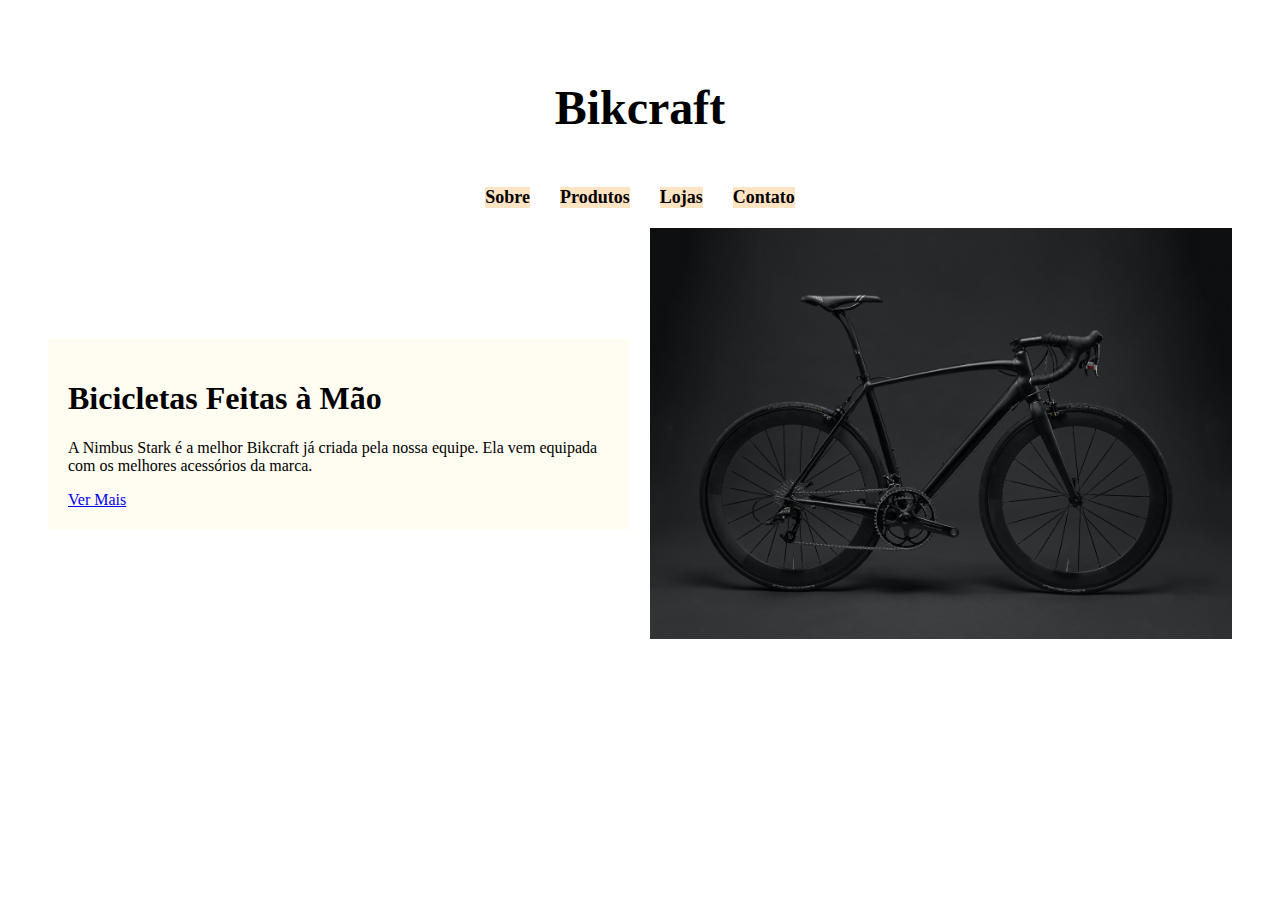
<file: Exercicio/index.html>
<!DOCTYPE html>
<html lang="pt-br">
  <head>
    <meta charset="UTF-8" />
    <meta name="viewport" content="width=device-width, initial-scale=1.0" />
    <link rel="stylesheet" href="style.css" />
    <title>Exercicio</title>
  </head>
  <body>
    <div class="grid">
      <h1 class="titulo">Bikcraft</h1>

      <div class="descricao">
        <h2>Sobre</h2>
        <h2>Produtos</h2>
        <h2>Lojas</h2>
        <h2>Contato</h2>
      </div>

      <div class="conteudo">
        <h1>Bicicletas Feitas à Mão</h1>
        <p>
          A Nimbus Stark é a melhor Bikcraft já criada pela nossa equipe. Ela
          vem equipada com os melhores acessórios da marca.
        </p>
        <a class="botao" href="#">Ver Mais</a>
      </div>

      <img class="imagem" src="img/bicicleta.jpg" alt="Nimbus Stark" />
    </div>
  </body>
</html>
</file>
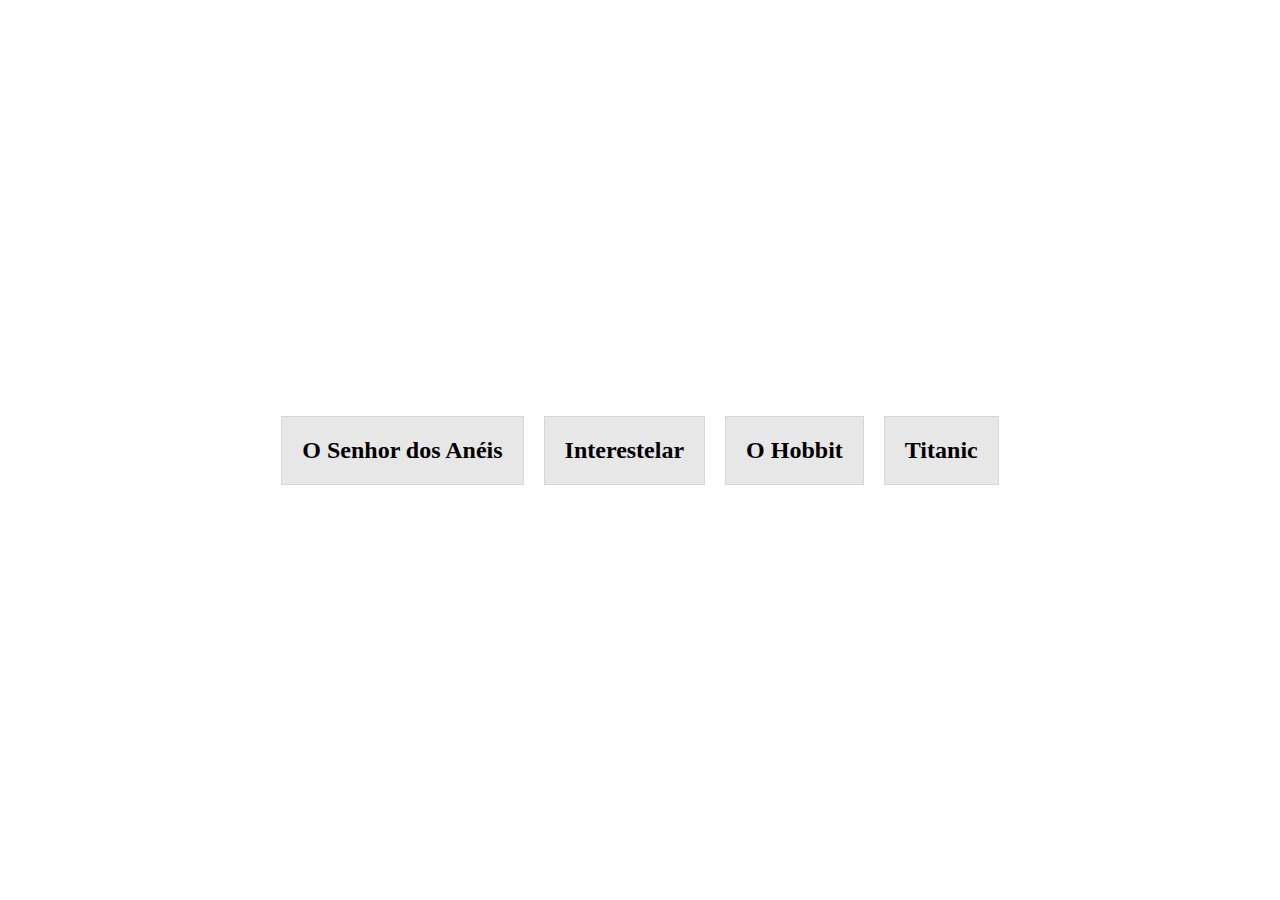
<file: flexbox/index.html>
<!DOCTYPE html>
<html lang="pt br">
  <head>
    <meta charset="UTF-8" />
    <meta name="viewport" content="width=device-width, initial-scale=1.0" />
    <link rel="stylesheet" href="style.css" />
    <title>Flexbox</title>
  </head>
  <body>
    <div class="flex">
      <h2>O Senhor dos Anéis</h2>
      <h2>Interestelar</h2>
      <h2>O Hobbit</h2>
      <h2>Titanic</h2>
    </div>
  </body>
</html>
</file>
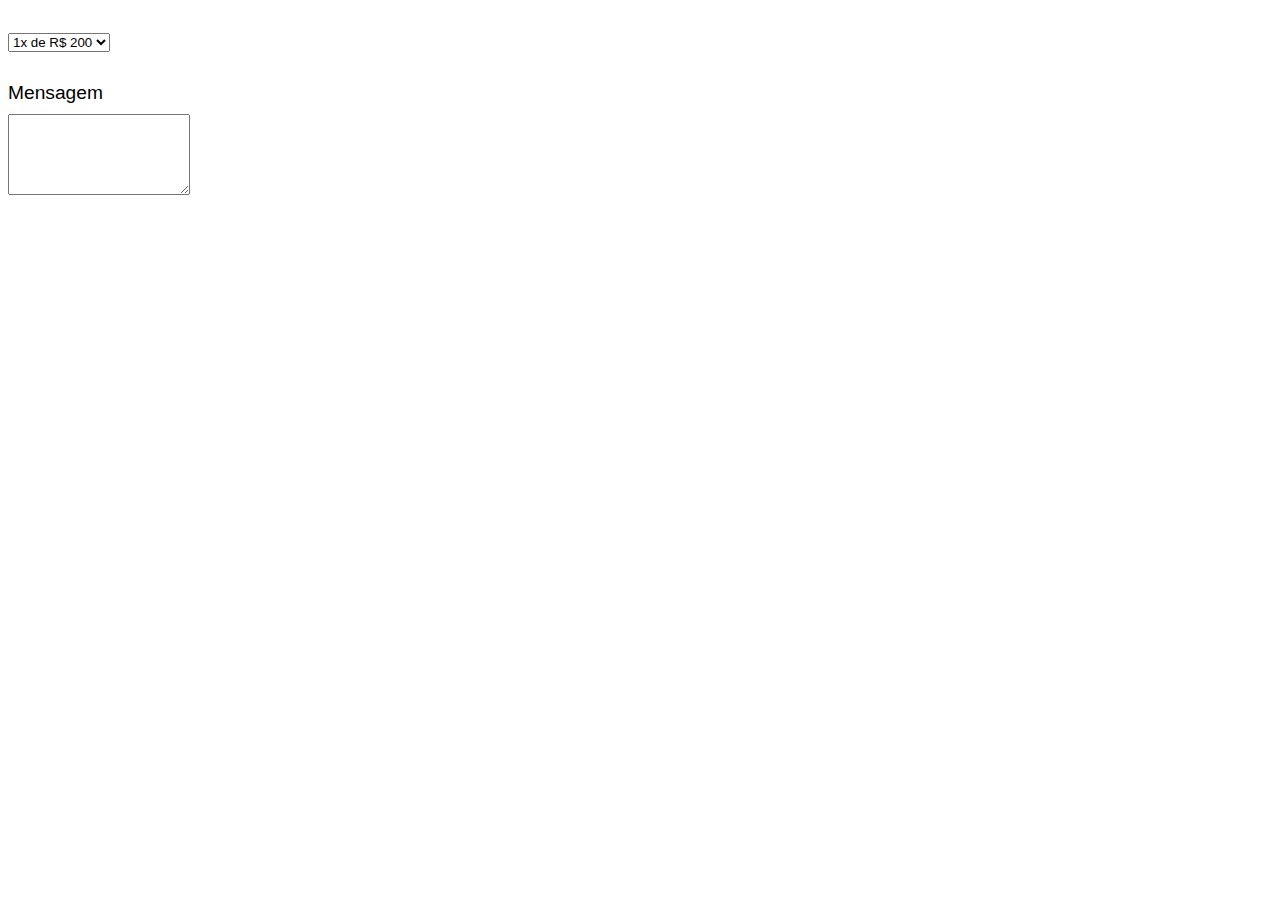
<file: Formulario/index.html>
<!DOCTYPE html>
<html lang="pt-br">
  <head>
    <meta charset="UTF-8" />
    <meta name="viewport" content="width=device-width, initial-scale=1.0" />
    <link rel="stylesheet" href="style.css" />
    <title>Formulários</title>
  </head>

  <body>
      <label for="parcelas"></label>
      <select name="parcelas" id="parcelas">
             <option value="1x">1x de R$ 200</option> 
              <option value="2x">2x de R$ 100</option>
               <option value="4x">4x de R$ 50</option>
               </select>

               <label for="mensagem">Mensagem</label>
<textarea name="mensagem" id="mensagem"  rows="5"></textarea>



    <!--<form action="./">
      <label for="nome">Nome</label>
      <input type="text" id="nome" name="nome" required />

      <label for="senha">Senha</label>
      <input type="password" id="senha" name="nome" />
      <div class="checkbox">
        <input type="checkbox" id="termos" name="termos" value="aceito" />
        <label for="termos">Termos</label>
      </div>

      <div class="checkbox">
        <input type="checkbox" id="anuncio" name="anuncio" />
        <label for="anuncio">Desejo receber anúncios</label>
      </div>

      <p>Entrega</p>

      <div class="radio">
        <input type="radio" id="retirada" name="retirada" />
        <label for="retirada">Retirar no Local</label>
      </div>

      <div class="radio">
        <input type="radio" id="entrega" name="retirada" />
        <label for="entrega">Entrega em Casa</label>
      </div>

      <label for="email">Email</label>
      <input type="email" id="email" name="email" required />

      <label for="idade">Idade</label>
      <input type="number" id="idade" name="idade" required />

      <label for="saída">Saída do Hotel</label>
      <input type="date" id="saida" name="saida" required />

      <button>Enviar</button>
    </form>
  </body>
</html>
</file>
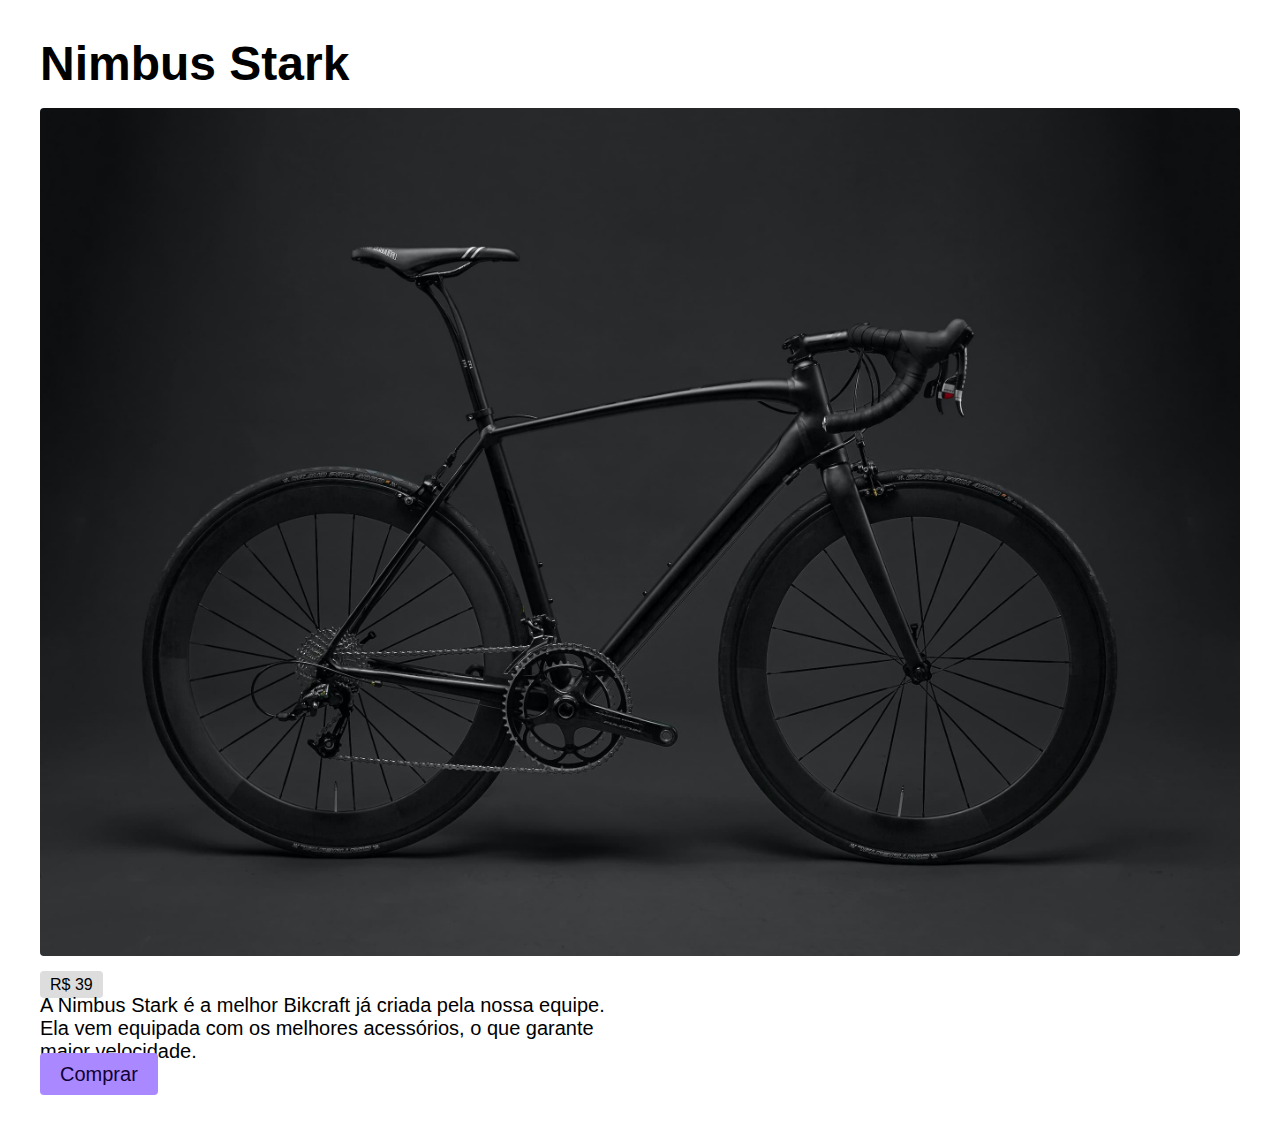
<file: grid colums/index.html>
<!DOCTYPE html>
<html lang="pt-br">
  <head>
    <meta charset="UTF-8" />
    <meta name="viewport" content="width=device-width, initial-scale=1.0" />
    <link rel="stylesheet" href="style.css" />
    <title>Document</title>
  </head>
  <body>
    <div class="grid">
      <h1 class="titulo">Nimbus Stark</h1>
      <img class="foto" src="./img/bicicleta.jpg" alt="Bicicleta Preta" />
      <div class="info">
        <span class="preco">R$ 39</span>
        <p class="descricao">
          A Nimbus Stark é a melhor Bikcraft já criada pela nossa equipe. Ela
          vem equipada com os melhores acessórios, o que garante maior
          velocidade.
        </p>
        <a class="comprar" href="/">Comprar</a>
      </div>
    </div>
  </body>
</html>
</file>
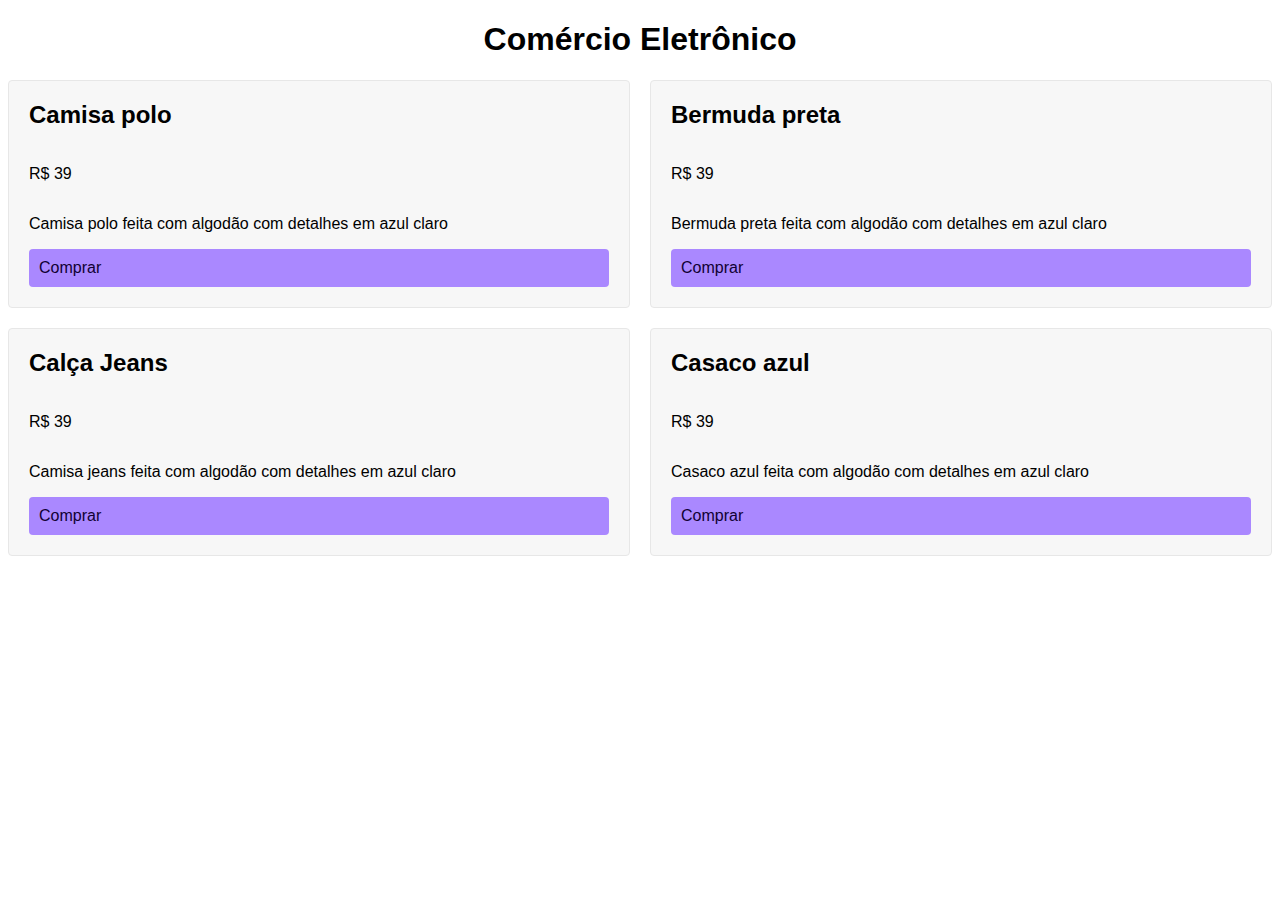
<file: grid/index.html>
<!DOCTYPE html>
<html lang="pt-br">
  <head>
    <meta charset="UTF-8" />
    <meta name="viewport" content="width=device-width, initial-scale=1.0" />
    <link rel="stylesheet" href="style.css" />
    <title>grid</title>
  </head>
  <body>
    <h1>Comércio Eletrônico</h1>
    <div class="grid">
      <div class="item">
        <h2>Camisa polo</h2>
        <p class="preco">R$ 39</p>
        <p>Camisa polo feita com algodão com detalhes em azul claro</p>
        <a class="Comprar" href="">Comprar</a>
      </div>
      <div class="item">
        <h2>Bermuda preta</h2>
        <p class="preco">R$ 39</p>
        <p>Bermuda preta feita com algodão com detalhes em azul claro</p>
        <a class="Comprar" href="">Comprar</a>
      </div>
      <div class="item">
        <h2>Calça Jeans</h2>
        <p class="preco">R$ 39</p>
        <p>Camisa jeans feita com algodão com detalhes em azul claro</p>
        <a class="Comprar" href="">Comprar</a>
      </div>
      <div class="item">
        <h2>Casaco azul</h2>
        <p class="preco">R$ 39</p>
        <p>Casaco azul feita com algodão com detalhes em azul claro</p>
        <a class="Comprar" href="">Comprar</a>
      </div>
    </div>
  </body>
</html>
</file>
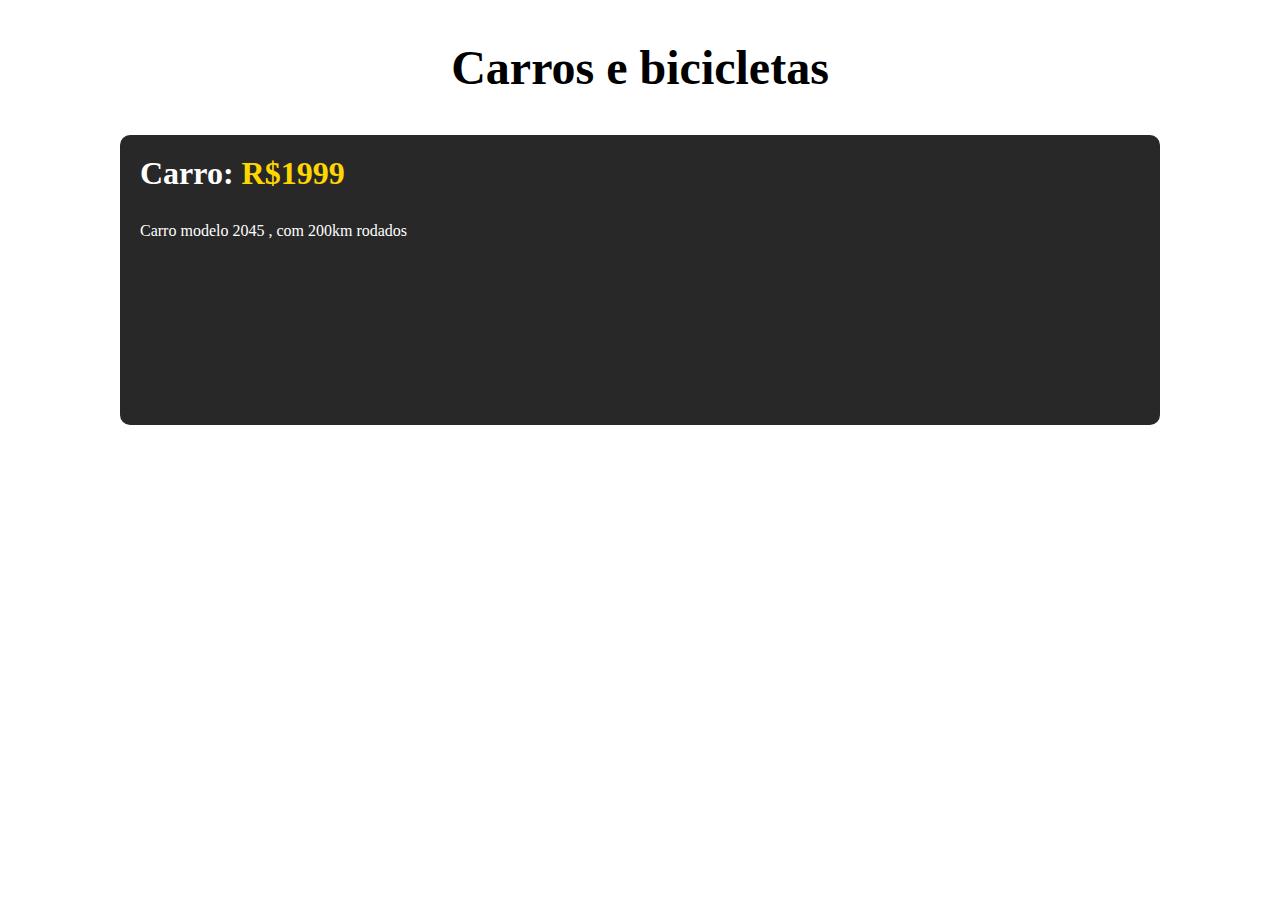
<file: projeto/index.html>
<!DOCTYPE html>
<html lang="pt-br">
  <head>
    <meta charset="UTF-8" />
    <meta name="viewport" content="width=device-width, initial-scale=1.0" />
    <link rel="stylesheet" href="style.css" />
    <title>carros</title>
  </head>
  <body>
    <h1 class="car">Carros e bicicletas</h1>
    <div>
      <h1>Carro: <strong>R$1999</strong></h1>
      <p>Carro modelo 2045 , com 200km rodados</p>
    </div>
  </body>
</html>
</file>
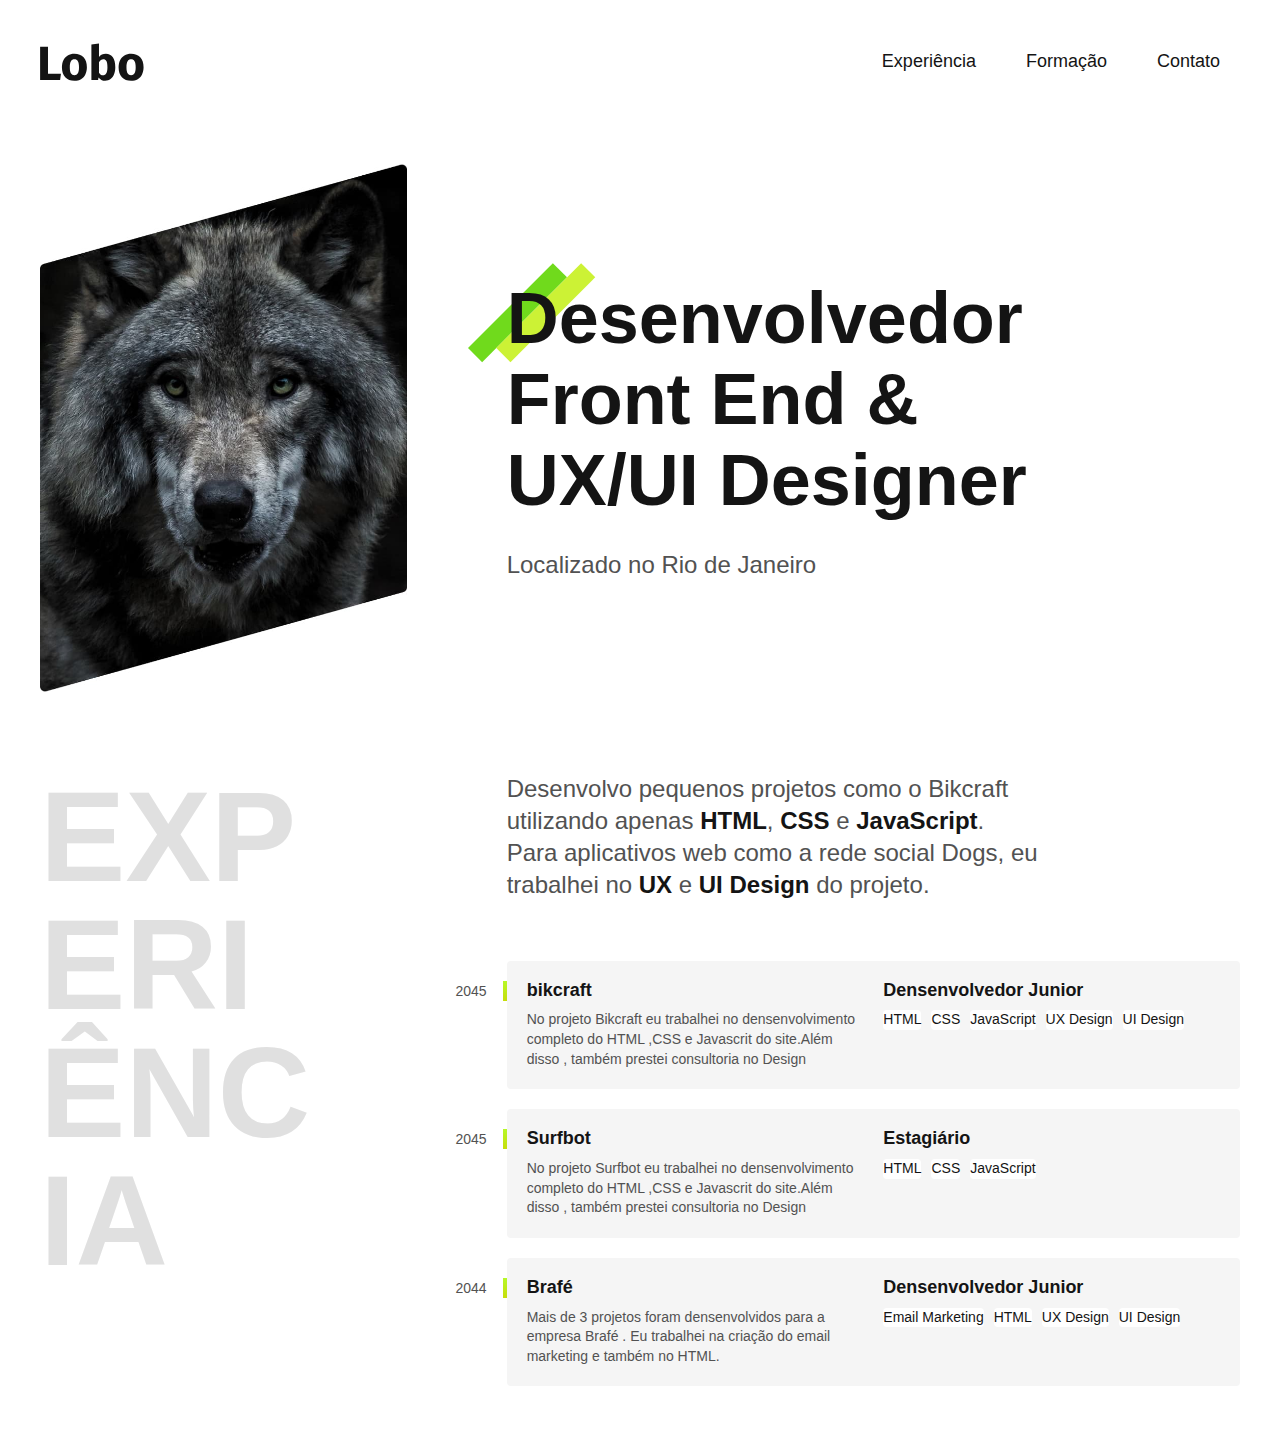
<file: projetoportfolio/index.html>
<!DOCTYPE html>
<html lang="pt-br">
  <head>
    <meta charset="UTF-8" />
    <meta name="viewport" content="width=device-width, initial-scale=1.0" />
    <link rel="stylesheet" href="introducao.css" />
    <link rel="stylesheet" href="global.css" />
    <link rel="stylesheet" href="header.css" />
    <link rel="stylesheet" href="style.css" />
    <link rel="stylesheet" href="experiencia.css" />
    <title>Lobo - Desenvolvedor e Designer</title>
  </head>
  <body>
    <header class="header">
      <img src="img/marca.svg" alt="Lobo" />
      <nav>
        <ul class="header-menu">
          <li><a href="#experiencia">Experiência</a></li>
          <li><a href="#formacao">Formação</a></li>
          <li><a href="#contato">Contato</a></li>
        </ul>
      </nav>
    </header>

    <main class="introducao">
      <img src="img/perfil.jpg" alt="Lobo Cinza" />
      <div>
        <h1>
          Desenvolvedor<br />
          Front End &<br />
          UX/UI Designer
        </h1>
        <p>Localizado no Rio de Janeiro</p>
      </div>
    </main>

    <section class="experiencia" id="experiencia" aria-label="Experiência">
      <h2 class="subtitulo">Experiência</h2>
      <div>
        <p class="experiencia-texto">
          Desenvolvo pequenos projetos como o Bikcraft utilizando apenas
          <strong>HTML</strong>, <strong>CSS</strong> e
          <strong>JavaScript</strong>. Para aplicativos web como a rede social
          Dogs, eu trabalhei no <strong>UX</strong> e
          <strong>UI Design</strong> do projeto.
        </p>

        <div class="empresa">
          <span class="empresa-ano">2045</span>
          <h3 class="empresa-titulo">bikcraft</h3>
          <span class="empresa-titulo">Densenvolvedor Junior</span>
          <p class="empresa-texto">
            No projeto Bikcraft eu trabalhei no densenvolvimento completo do
            HTML ,CSS e Javascrit do site.Além disso , também prestei
            consultoria no Design
          </p>
          <ul class="empresa-habilidades">
            <li>HTML</li>
            <li>CSS</li>
            <li>JavaScript</li>
            <li>UX Design</li>
            <li>UI Design</li>
          </ul>
        </div>

        <div class="empresa">
          <span class="empresa-ano">2045</span>
          <h3 class="empresa-titulo">Surfbot</h3>
          <span class="empresa-titulo">Estagiário</span>
          <p class="empresa-texto">
            No projeto Surfbot eu trabalhei no densenvolvimento completo do HTML
            ,CSS e Javascrit do site.Além disso , também prestei consultoria no
            Design
          </p>
          <ul class="empresa-habilidades">
            <li>HTML</li>
            <li>CSS</li>
            <li>JavaScript</li>
          </ul>
        </div>

        <div class="empresa">
          <span class="empresa-ano">2044</span>
          <h3 class="empresa-titulo">Brafé</h3>
          <span class="empresa-titulo">Densenvolvedor Junior</span>
          <p class="empresa-texto">
            Mais de 3 projetos foram densenvolvidos para a empresa Brafé . Eu
            trabalhei na criação do email marketing e também no HTML.
          </p>
          <ul class="empresa-habilidades">
            <li>Email Marketing</li>
            <li>HTML</li>
            <li>UX Design</li>
            <li>UI Design</li>
          </ul>
        </div>
      </div>
    </section>
  </body>
</html>
</file>
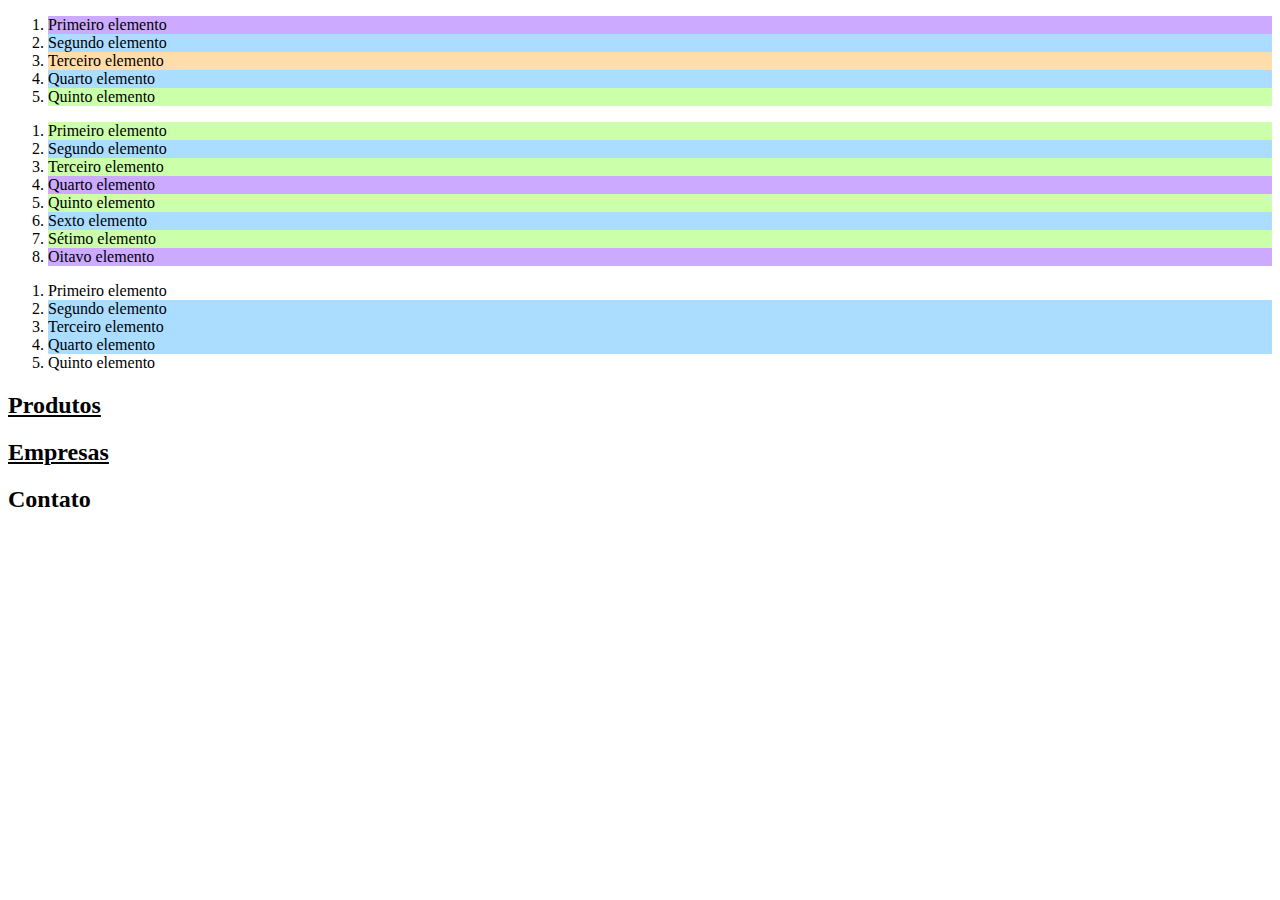
<file: pseudo clases/index.html>
<!DOCTYPE html>
<html lang="pt-br">
  <head>
    <meta charset="UTF-8" />
    <meta name="viewport" content="width=device-width, initial-scale=1.0" />
    <link rel="stylesheet" href="style.css" />
    <title>Pseudo classes</title>
  </head>
  <body>
    <ol class="lista-1">
      <li>Primeiro elemento</li>
      <li>Segundo elemento</li>
      <li>Terceiro elemento</li>
      <li>Quarto elemento</li>
      <li>Quinto elemento</li>
    </ol>

    <ol class="lista-2">
      <li>Primeiro elemento</li>
      <li>Segundo elemento</li>
      <li>Terceiro elemento</li>
      <li>Quarto elemento</li>
      <li>Quinto elemento</li>
      <li>Sexto elemento</li>
      <li>Sétimo elemento</li>
      <li>Oitavo elemento</li>
    </ol>
    <ol>
      <li>Primeiro elemento</li>
      <li>Segundo elemento</li>
      <li>Terceiro elemento</li>
      <li>Quarto elemento</li>
      <li>Quinto elemento</li>
    </ol>

    <section>
      <h2>Produtos</h2>
      <h2>Empresas</h2>
      <h2 class="contato">Contato</h2>
    </section>
  </body>
</html>
</file>
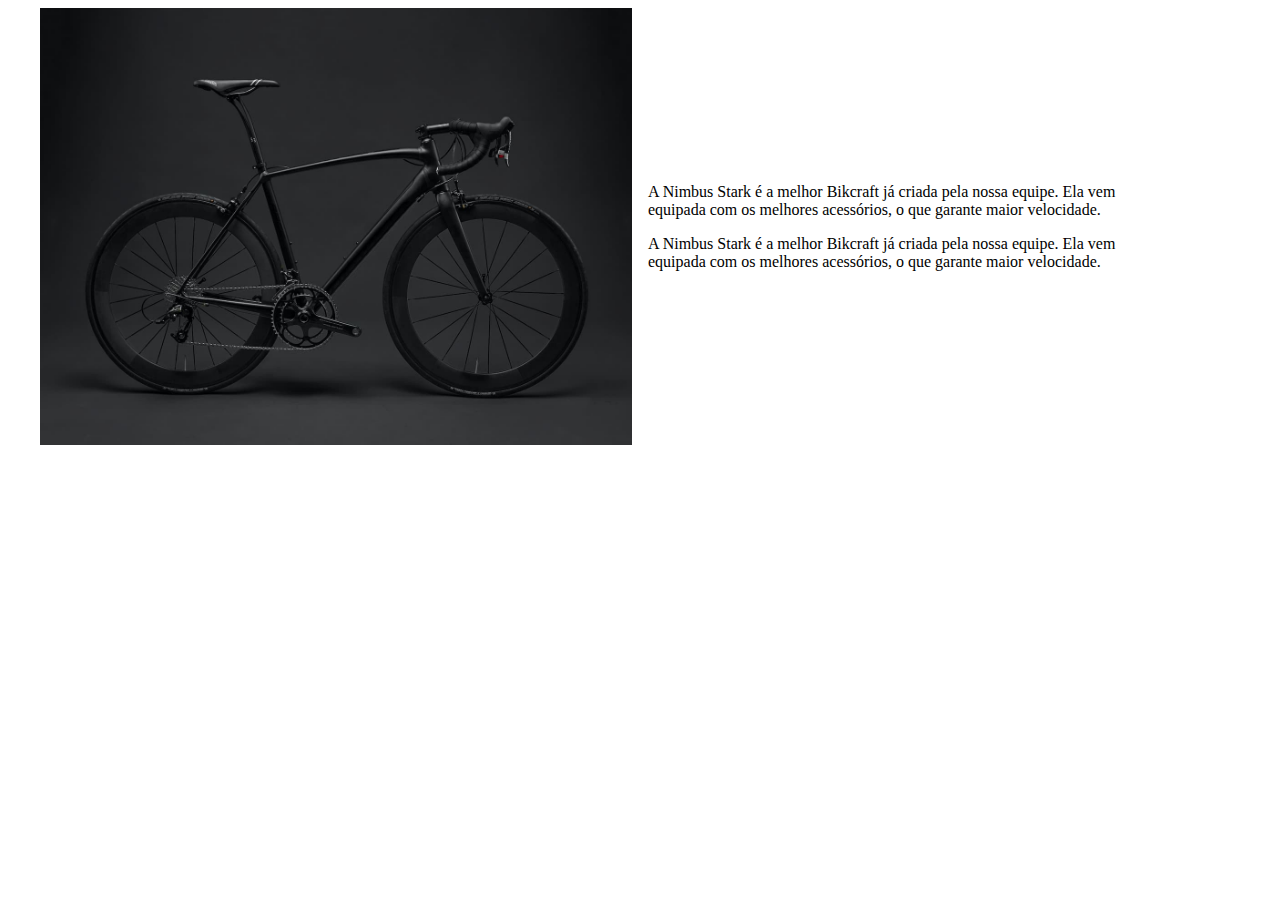
<file: responsivo/index.html>
<!DOCTYPE html>
<html lang="pt-br">
  <head>
    <meta charset="UTF-8" />
    <meta name="viewport" content="width=device-width, initial-scale=1.0" />
    <link rel="stylesheet" href="style.css" />
    <title>Document</title>
  </head>
  <body>
    <div class="grid">
      <div class="cover">
        <img src="./img/bicicleta.jpg" alt="Bicicleta" />
      </div>
      <div class="texto">
        <p>
          A Nimbus Stark é a melhor Bikcraft já criada pela nossa equipe. Ela
          vem equipada com os melhores acessórios, o que garante maior
          velocidade.
        </p>
        <p>
          A Nimbus Stark é a melhor Bikcraft já criada pela nossa equipe. Ela
          vem equipada com os melhores acessórios, o que garante maior
          velocidade.
        </p>
      </div>
    </div>
  </body>
</html>
</file>
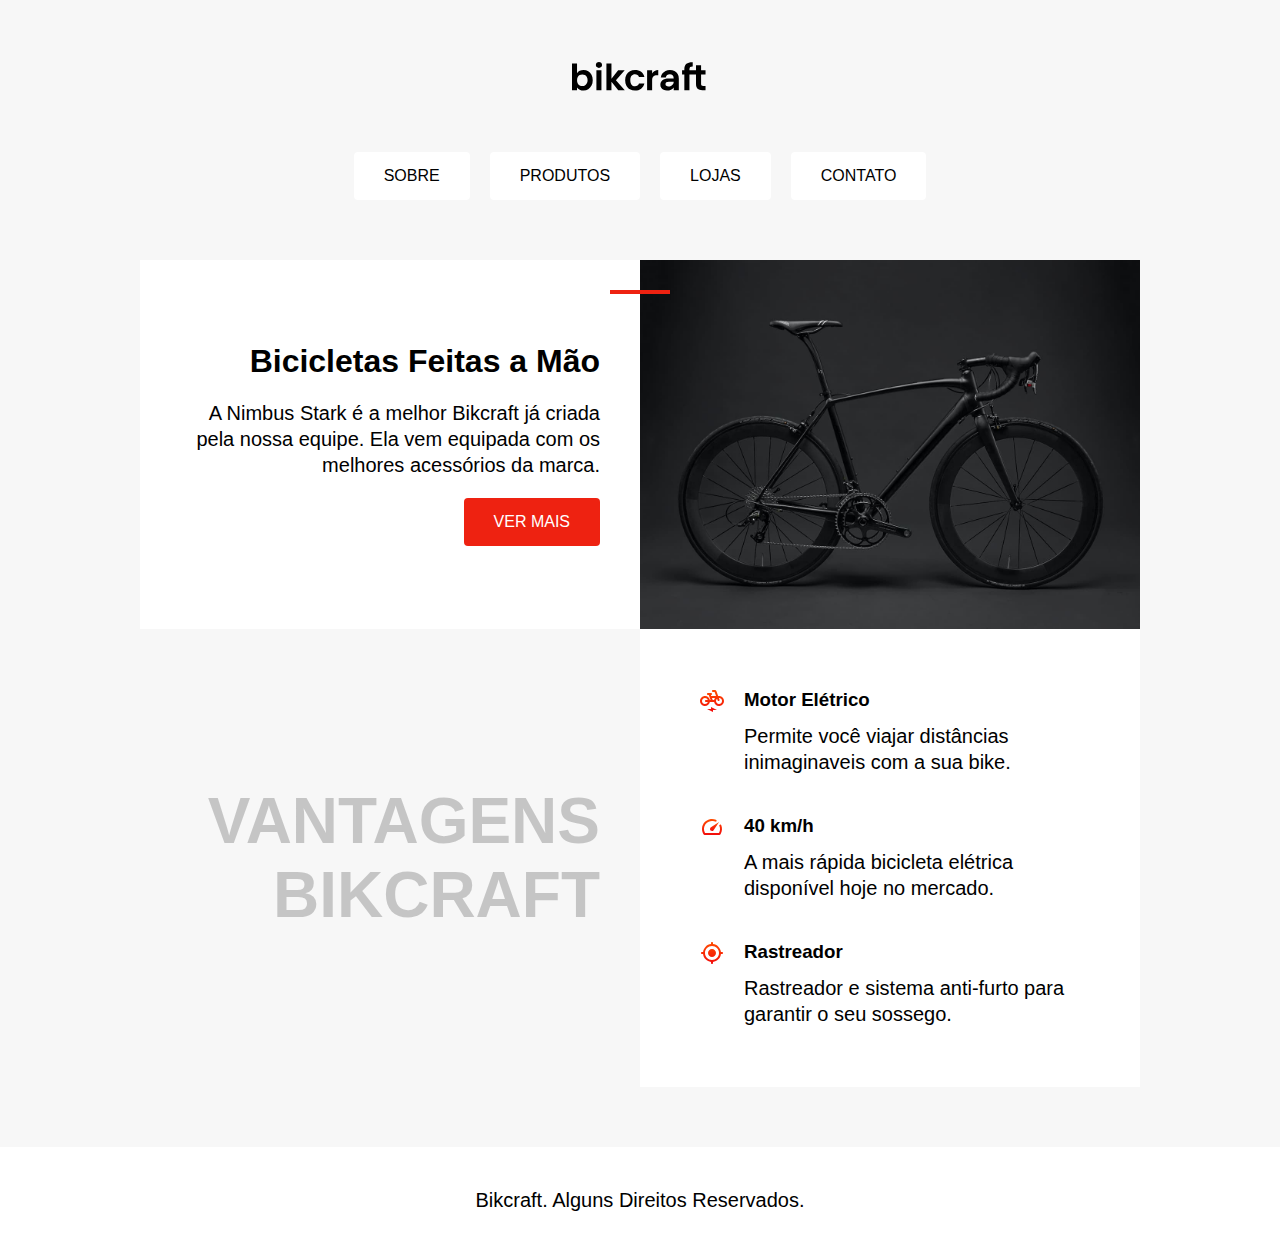
<file: 0309-posicionamento-exercicio/web/index.html>
<!DOCTYPE html>
<html>

<head>
  <meta charset="UTF-8">
  <title>Bikcraft</title>
  <link rel="stylesheet" href="./style.css">
</head>

<body>
  <img src="./img/bikcraft.svg" alt="Bikcraft">

  <div class="menu">
    <a href="/">Sobre</a>
    <a href="/">Produtos</a>
    <a href="/">Lojas</a>
    <a href="/">Contato</a>
  </div>

  <div class="conteudo">
    <div class="introducao">
      <span class="detalhe"></span>
      <h1>Bicicletas Feitas a Mão</h1>
      <p>A Nimbus Stark é a melhor Bikcraft já criada pela nossa equipe. Ela vem equipada com os melhores acessórios da marca.</p>
      <a class="botao" href="/">Ver Mais</a>
    </div>

    <img src="./img/bicicleta.jpg" alt="Bicicleta Bikcraft Preta">

    <h2 class="subtitulo">Vantagens Bikcraft</h2>

    <div class="vantagens">
      <div class="vantagens-item">
        <img src="./img/eletrica.svg" alt="">
        <h3>Motor Elétrico</h3>
        <p>Permite você viajar distâncias inimaginaveis com a sua bike.</p>
      </div>
      <div class="vantagens-item">
        <img src="./img/velocidade.svg" alt="">
        <h3>40 km/h</h3>
        <p>A mais rápida bicicleta elétrica disponível hoje no mercado.</p>
      </div>
      <div class="vantagens-item">
        <img src="./img/rastreador.svg" alt="">
        <h3>Rastreador</h3>
        <p>Rastreador e sistema anti-furto para garantir o seu sossego.</p>
      </div>
    </div>
  </div>

  <div class="rodape">
    <p>Bikcraft. Alguns Direitos Reservados.</p>
  </div>
</body>

</html>
</file>
<file: Exercicio/style.css>
@charset "UTF-8";

.grid {
  display: grid;
  grid-template-columns: 1fr 1fr;
  gap: 20px;
  align-items: center;
  padding: 40px;
}

.titulo {
  font-size: 3em;
  grid-column: 1 / -1;
  text-align: center;
}

.descricao {
  display: flex;
  justify-content: center;
  gap: 30px;
  grid-column: 1 / -1; /* Ocupa toda a largura da grid */
}

.descricao h2 {
  font-size: 18px;
  margin: 0;
  background-color: bisque;
}

.conteudo {
  padding: 20px;
  background-color: rgba(255, 248, 220, 0.4);
}

.imagem {
  max-width: 100%;
  grid-column: 2;
}
</file>
<file: flexbox/style.css>
@charset "UTF-8";
.flex {
  display: flex;
  flex-wrap: wrap;
  gap: 20px;
  height: 100vh;
  place-content: center;
}

h2 {
  background: #e7e7e7;
  border: 1px solid #d7d7d7;
  padding: 20px;
  margin: 0px;
}

body {
  margin: 0px;
}
</file>
<file: Formulario/style.css>
@charset "UTF-8";
body {
  font-family: Arial, Helvetica, sans-serif;
  font-size: 1.2rem;
}
label {
  display: block;
  margin-top: 30px;
  margin-bottom: 10px;
}
input {
  font-size: 1.2rem;
  padding: 10px;
}
button {
  margin-top: 30px;
  display: block;
}
.checkbox,
.radio {
  display: grid;
  grid-template-columns: auto 1fr;
  align-items: center;
  gap: 10px;
  margin-bottom: 20px;
}

.checkbox label,
.radio label {
  margin: 0px;
  display: inline-block;
}
. .checkbox input,
.radio input {
  margin: 0px;
  width: 40px;
  height: 20px;
}
</file>
<file: grid colums/style.css>
@charset "UTF-8";
.grid {
  display: grid;
  gap: 20px;
  grid-template-columns: 1fr 1fr;
}

/* Começa na linha 1 até a 3 (2 colunas)*/
.foto {
  grid-column: 1 / 3;
}

/* Começa na linha 1 até a -1 (última linha) */
.descricao {
  grid-column: 1 / -1;
}

/* Posiciona na segunda coluna */
.comprar {
  grid-column: 2;
}

/* Estilos Gerais */

body {
  font-family: Arial;
  margin: 40px;
}

h1,
p {
  margin: 0px;
}

h1 {
  font-size: 48px;
  line-height: 1;
}

p {
  font-size: 20px;
}

img {
  max-width: 100%;
  border-radius: 4px;
}

.comprar {
  background: #a8f;
  color: #103;
  padding: 10px 20px;
  text-decoration: none;
  border-radius: 4px;
  text-align: center;
  font-size: 20px;
}

.preco {
  background: #ddd;
  padding: 5px 10px;
  border-radius: 4px;
}
</file>
<file: grid/style.css>
@charset "UTF-8";
body {
  font-family: Arial, Helvetica, sans-serif;
}
h1 {
  text-align: center;
}
h2 {
  margin-top: 0px;
}
.Comprar {
  background-color: #a8f;
  padding: 10px;
  color: #103;
  text-decoration: none;
  border-radius: 4px;
}
.item {
  background-color: #f7f7f7;
  border: 1px solid #e7e7e7;
  border-radius: 4px;
  padding: 20px;
  display: grid;
}
.grid {
  display: grid;
  grid-template-columns: 1fr 1fr;
  gap: 20px;
}
</file>
<file: projeto/style.css>
@charset "UTF-8";
* {
  margin: 0px;
  paading: 0px;
}
.car {
  text-shadow: 1px 1px solid rgba(0, 0, 0, 0.775);
  color: black;
  text-align: center;
  margin: 20px;
  font-size: 3em;
  padding: 20px;
  margin: 20px;
}
h1,
p {
  color: white;
}
div h1 strong {
  color: gold;
}
div p strong {
  color: gold;
}
div {
  background-color: rgba(0, 0, 0, 0.844);
  max-width: 1000px;
  min-width: 400px;
  width: 85%;
  height: 250px;
  border-radius: 10px;
  padding: 20px;

  margin: auto;
}
div h1 {
  margin-bottom: 30px;
}
.carros {
  font-size: 1.6em;
}
div a {
  text-decoration: none;
  background-color: gold;
  color: black;
  border-radius: 5px;
  font-size: 1.5em;
  padding: 15px;
  font-weight: bolder;
}
div p {
  margin-bottom: 40px;
}
</file>
<file: projetoportfolio/introducao.css>
@charset "UTF-8";
.introducao {
  max-width: 1200px;
  padding: 40px 20px;
  margin: 0 auto;
  display: grid;
  grid-template-columns: 1fr 2fr;
  gap: 100px;
  align-items: center;
}
.introducao h1 {
  font-size: 4.5rem;
  line-height: 1.125;
  margin-bottom: 30px;
  position: relative;
}
.introducao h1::before {
  content: "";
  display: block;
  width: 130px;
  height: 100px;
  background: url("./img/detalhe.svg") no-repeat center;
  position: absolute;
  top: -15px;
  left: -40px;
  z-index: -1;
}

.introducao p {
  font-size: 1.5rem;
  color: #525252;
}
@media (max-width: 1000px) {
  .introducao h1 {
    font-size: 3rem;
  }
}
@media (max-width: 800px) {
  .introducao {
    grid-template-columns: 1fr 1fr;
    gap: 40px;
  }
  .introducao h1 {
    font-size: 2rem;
  }
  .introducao h1::before {
    width: 30px;
    height: 10px;
    left: 0px;
  }
}
@media (max-width: 400px) {
  .introducao {
    grid-template-columns: 1fr;
  }
  .introducao img {
    display: none;
  }
}
</file>
<file: projetoportfolio/global.css>
@charset "UTF-8";
body {
  font-family: "Fira Sans", Arial, sans-serif;
  margin: 0px;
  color: #141414;
}
h1,
h2,
h3,
p {
  margin: 0px;
  padding: 0px;
}
ul {
  margin: 0px;
  padding: 0px;
  list-style: none;
}
img {
  max-width: 100%;
  display: block;
}
.subtitulo {
  font-size: 8rem;
  line-height: 1;
  text-transform: uppercase;
  word-break: break-all;
  max-width: 4ch;
}
@media (max-width: 800px) {
  .subtitulo {
    font-size: 3rem;
    text-transform: capitalize;
    max-width: initial !important;
  }
}
</file>
<file: projetoportfolio/header.css>
@charset "UTF-8";
.header {
  max-width: 1200px;
  padding: 40px 20px;
  margin: 0 auto;
  display: flex;
  justify-content: space-between;
  align-items: center;
}
.header-menu {
  display: flex;
  gap: 10px;
  flex-wrap: wrap;
  justify-content: center;
}
.header-menu a {
  font-size: 1.125rem;
  line-height: 1.3;
  padding: 10px 20px;
  text-decoration: none;
  color: #141414;
  display: block;
}
@media (max-width: 800px) {
  .header {
    flex-direction: column;
    gap: 40px;
    padding: 20px;
  }
  .header a {
    background-color: #f5f5f5;
  }
}
</file>
<file: projetoportfolio/style.css>
@charset "UTF-8";
@import "./header.css";
@import "./global.css";
</file>
<file: projetoportfolio/experiencia.css>
@charset "UTF-8";
.experiencia {
  max-width: 1200px;
  padding: 40px 20px;
  margin: 0 auto;
  display: grid;
  grid-template-columns: 1fr 2fr;
  gap: 100px;
}
.experiencia .subtitulo {
  color: #e0e0e0;
}
.experiencia-texto {
  font-size: 1.5rem;
  line-height: 1.33;
  max-width: 40ch;
  margin-bottom: 60px;
  color: #525252;
}
.experiencia-texto strong {
  color: #141414;
}
.empresa {
  display: grid;
  grid-template-columns: 1fr 1fr;
  gap: 10px 20px;
  padding: 20px;
  position: relative;
  background: #f5f5f5;
  margin-bottom: 20px;
  border-radius: 4px;
}
.empresa::before {
  content: "";
  display: block;
  width: 4px;
  height: 20px;
  background: linear-gradient(#b6f829, #c7dd0a);
  position: absolute;
  top: 20px;
  left: -4px;
}
.empresa-ano {
  position: absolute;
  top: 22px;
  left: -100px;
  text-align: right;
  width: 80px;
  color: #525252;
  font-size: 0.875rem;
}
.empresa-titulo {
  font-size: 1.125rem;
  line-height: 1.1;
  font-weight: bold;
}
.empresa-texto {
  font-size: 0.875rem;
  line-height: 1.4;
  color: #525252;
}
.empresa-habilidades {
  display: flex;
  flex-wrap: wrap;
  gap: 10px;
  align-content: start;
}
.empresa-habilidades li {
  font-size: 0.875rem;
  line-height: 1.4;
  border-radius: 4px;
  background-color: #ffff;
}
@media (max-width: 800px) {
  .experiencia {
    grid-template-columns: 1fr;
    gap: 40px;
  }
  .experiencia.subtitulo {
    color: #141414;
  }
  .experiencia-texto {
    font-size: 1.25rem;
  }
  .empresa-ano {
    position: initial;
    order: 1;
    width: initial;
    text-align: left;
  }
}
@media (max-width: 400px) {
  .empresa {
    grid-template-columns: 1fr;
  }
}
</file>
<file: pseudo clases/style.css>
@charset "UTf-8";
/* primeiro elemento */
.lista-1 li:first-child {
  background: #caf;
}

/* último elemento */
.lista-1 li:last-child {
  background: #cfa;
}

/* terceiro elemento */
.lista-1 li:nth-child(3) {
  background: #fda;
}

/* elementos ímpares */
.lista-2 li:nth-child(odd) {
  background: #cfa;
}

/* elementos pares */
.lista-2 li:nth-child(even) {
  background: #adf;
}

/* de 4 em 4 */
.lista-2 li:nth-child(4n) {
  background: #caf;
}
/* todos menos first-child e last-child */
ol li:not(:first-child, :last-child) {
  background: #adf;
}

/* todos h2's dentro de section, menos o que tiver a classe .contato */
section h2:not(.contato) {
  text-decoration: underline;
}
</file>
<file: responsivo/style.css>
@charset "utf-8";
img {
  max-width: 100%;
  display: block;
}

.grid {
  display: grid;
  grid-template-columns: 1fr 1fr;
  gap: 1rem;
  max-width: 1200px;
  margin: 0 auto;
}

.cover img {
  height: 100%;
  object-fit: cover;
  object-position: top left;
}

.texto {
  align-self: center;
}

.texto p {
  max-width: 60ch;
}
</file>
<file: 0309-posicionamento-exercicio/web/style.css>
body {
  font-family: Arial, Helvetica, sans-serif;
  margin: 0px;
  background: #f7f7f7;
  display: grid;
  gap: 60px;
  justify-items: center;
  margin-top: 60px;
}

img {
  max-width: 100%;
  display: block;
}

a {
  text-decoration: none;
}

p,
h1,
h2,
h3 {
  margin: 0px;
}

p {
  font-size: 20px;
  line-height: 1.3;
}

.menu {
  display: flex;
  flex-wrap: wrap;
  gap: 20px;
  justify-content: center;
}

.menu a {
  background: #ffffff;
  padding: 15px 30px;
  border-radius: 4px;
  color: #000000;
  text-transform: uppercase;
}

.conteudo {
  display: grid;
  grid-template-columns: 1fr 1fr;
  max-width: 1000px;
}

.introducao {
  background: #fff;
  padding: 40px;
  text-align: right;
  position: relative;
  display: grid;
  gap: 20px;
  align-content: center;
  justify-items: end;
}

.detalhe {
  width: 60px;
  height: 4px;
  background: #e21;
  position: absolute;
  top: 30px;
  right: -30px;
}

.botao {
  background: #e21;
  color: #fff;
  padding: 15px 30px;
  border-radius: 4px;
  text-transform: uppercase;
}

.subtitulo {
  font-size: 64px;
  text-transform: uppercase;
  color: rgba(0, 0, 0, 0.2);
  text-align: right;
  padding: 40px;
  align-self: center;
}

.vantagens {
  background: #fff;
  padding: 40px;
}

.vantagens-item {
  display: grid;
  grid-template-columns: auto 1fr;
  gap: 10px 20px;
  padding: 20px;
}

.vantagens-item p {
  grid-column: 2;
}

.rodape {
  background: #fff;
  width: 100%;
  text-align: center;
  padding: 40px;
  box-sizing: border-box;
}
</file>
